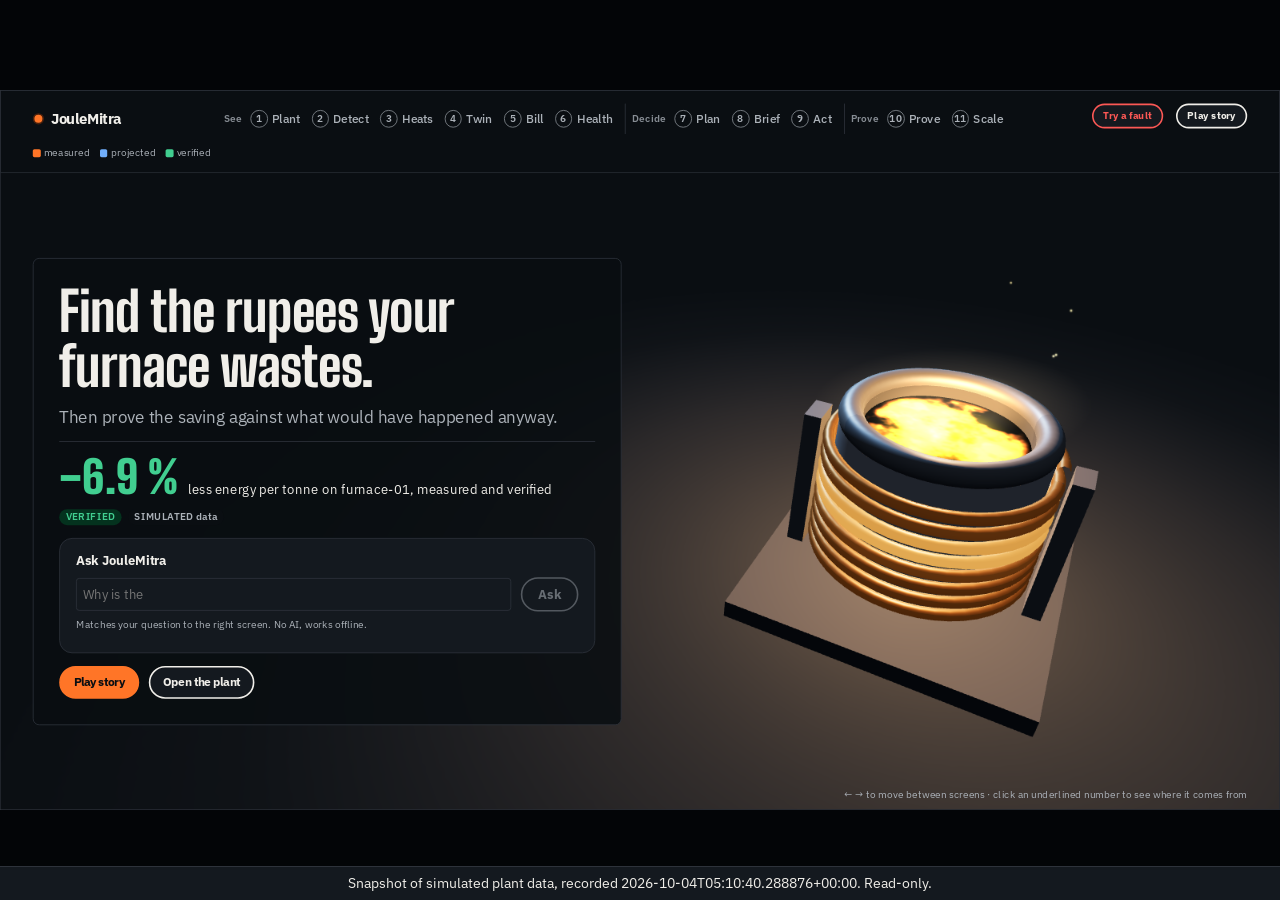
<file: site/index.html>
<!DOCTYPE html>
<html lang="en">
<head>
<meta charset="utf-8">
<meta name="viewport" content="width=device-width, initial-scale=1">
<title>JouleMitra Console</title>
<link rel="preconnect" href="https://fonts.googleapis.com">
<link rel="preconnect" href="https://fonts.gstatic.com" crossorigin>
<link href="https://fonts.googleapis.com/css2?family=Big+Shoulders+Display:wght@600..900&family=IBM+Plex+Sans:wght@400;500;600;700&family=IBM+Plex+Mono:wght@400;500&family=Noto+Sans+Tamil:wght@400;600&family=Noto+Sans+Devanagari:wght@400;600&display=block" rel="stylesheet">
<link rel="stylesheet" href="tokens.css">
<link rel="stylesheet" href="console.css">
<script src="vendor/plotly.min.js" defer></script>
<script src="vendor/three.min.js" defer></script>
<script src="vendor/OrbitControls.js" defer></script>
<script>window.JM_SNAPSHOT = 'snapshot.json';</script>
<script src="console.js" defer></script>
</head>
<body>
<div class="viewport">
<div class="stage" id="stage">
  <header class="topbar">
    <div class="brand"><a class="brand-home" href="#cover"><span class="brand-mark" aria-hidden="true"></span>JouleMitra</a><span class="flow-step" id="flow-step" aria-live="polite"></span></div>
    <div class="flow-wrap">
    <button type="button" class="flow-nav" id="flow-prev" aria-label="Earlier screens">‹</button>
    <nav class="flow" id="flow" aria-label="The JouleMitra loop">
      <span class="phase"><span class="phase-label">See</span><a class="nav-step" href="#plant" data-screen="plant"><b>1</b>Plant</a><a class="nav-step" href="#detect" data-screen="detect"><b>2</b>Detect</a><a class="nav-step" href="#heats" data-screen="heats"><b>3</b>Heats</a><a class="nav-step" href="#twin" data-screen="twin"><b>4</b>Twin</a><a class="nav-step" href="#bill" data-screen="bill"><b>5</b>Bill</a><a class="nav-step" href="#health" data-screen="health"><b>6</b>Health</a></span><span class="phase"><span class="phase-label">Decide</span><a class="nav-step" href="#optimise" data-screen="optimise"><b>7</b>Plan</a><a class="nav-step" href="#brief" data-screen="brief"><b>8</b>Brief</a><a class="nav-step" href="#act" data-screen="act"><b>9</b>Act</a></span><span class="phase"><span class="phase-label">Prove</span><a class="nav-step" href="#impact" data-screen="impact"><b>10</b>Prove</a><a class="nav-step" href="#payback" data-screen="payback"><b>11</b>Scale</a></span>
    </nav>
    <button type="button" class="flow-nav" id="flow-next" aria-label="Later screens">›</button>
    </div>
    <button type="button" class="btn sm fault-btn" id="fault-open">Try a fault</button>
    <button type="button" class="btn sm" id="tour-start">Play story</button>
    <p class="legend" aria-label="Colour key">
      <span class="k measured">measured</span><span class="k projected">projected</span><span class="k verified">verified</span>
    </p>
  </header>

  <main class="screens">
    <section class="screen" id="screen-cover" aria-label="JouleMitra">
      <canvas id="cover-bg" aria-hidden="true"></canvas>
      <div class="cover-inner">
        <div class="cover-copy">
          <h1 class="cover-h1">Find the rupees your furnace wastes.</h1>
          <p class="cover-sub">Then prove the saving against what would have happened anyway.</p>
          <div class="cover-proof" id="cover-proof" aria-live="polite"><span class="cover-big">—</span></div>
          <form id="ask">
            <label for="ask-q">Ask JouleMitra</label>
            <div class="ask-row">
              <input id="ask-q" name="q" type="text" autocomplete="off" maxlength="200" placeholder="Ask about waste, heats, health, savings…">
              <button type="submit" id="ask-go" disabled>Ask</button>
            </div>
            <p class="ask-out" id="ask-out" aria-live="polite"></p>
            <p class="note">Matches your question to the right screen. No AI, works offline.</p>
          </form>
          <div class="cover-ctas">
            <button type="button" class="btn cover-primary" id="cover-tour">Play story</button>
            <a class="btn cover-secondary" href="#plant">Open the plant</a>
          </div>
        </div>
      </div>
    </section>

    <section class="screen" id="screen-plant" aria-label="Plant overview">
      <div class="screen-head">
        <div><h1>Plant overview</h1><p class="sub">Every machine now: what it draws, what it made, and what needs a look.</p></div>
        <div class="chips" id="chips-plant"></div>
      </div>
      <div class="screen-body">
        <div class="kpi-row" id="plant-kpis"></div>
        <div class="attn"><h2>Needs attention</h2><ul class="attn-list" id="plant-attn"></ul></div>
        <div class="plant-wrap"><div class="view-toggle" role="group" aria-label="Plant view"><button type="button" data-view="wiring">Wiring</button><button type="button" data-view="3d">3D floor</button></div><div id="plant-tiles" tabindex="0" role="region" aria-label="Plant wiring diagram. Scroll sideways to see all of it."></div></div>
      </div>
    </section>

    <section class="screen" id="screen-detect" aria-label="Waste, caught early">
      <div class="screen-head">
        <div><h1>Waste, caught early</h1><p class="sub">Actual energy against what the machine should use for the work it did.</p></div>
        <div class="chips" id="chips-detect"></div>
      </div>
      <div class="screen-body">
        <div class="panel sheet"><h2 id="detect-title">Actual vs expected</h2><p class="lead" id="detect-sum"></p><div class="chart" id="detect-chart"></div></div>
        <div class="panel"><h2>Alerts</h2><div id="detect-alerts-list"></div><div class="air" id="detect-air"></div></div>
      </div>
    </section>

    <section class="screen" id="screen-heats" aria-label="Every heat, costed">
      <div class="screen-head">
        <div><h1>Every heat, costed</h1><p class="sub">Each melt in the last 24 hours: energy, output, energy per tonne and how hot it was taken.</p></div>
        <div class="chips" id="chips-heats"></div>
      </div>
      <div class="screen-body">
        <div class="heats-top"><div class="bench" id="heats-bench"></div><div class="heats-sum" id="heats-sum"></div></div>
        <div class="sheet heats-table-wrap"><table class="heats-table" id="heats-table"></table></div>
      </div>
    </section>

    <section class="screen" id="screen-twin" aria-label="Run a heat">
      <div class="screen-head">
        <div><h1>Run a heat</h1><p class="sub">Change the charge, the timing and how long it is held, then run it and see what it costs.</p></div>
        <div class="chips" id="chips-twin"></div>
      </div>
      <div class="screen-body">
        <div class="sheet twin-stage"><div class="twin-3d" id="twin-3d"></div><p class="twin-phase" id="twin-phase">drag to turn the furnace</p></div>
        <div class="twin-side"><div class="twin-controls" id="twin-controls"></div><div class="twin-out" id="twin-out"></div></div>
      </div>
    </section>

    <section class="screen" id="screen-bill" aria-label="The whole bill">
      <div class="screen-head">
        <div><h1>The whole bill</h1><p class="sub">Where the money goes, the parts of the bill nobody watches, and the carbon in every tonne.</p></div>
        <div class="chips" id="chips-bill"></div>
      </div>
      <div class="screen-body">
        <div class="sheet ribbon-wrap"><div class="ribbon-head"><h2 id="ribbon-title">The furnace's last 24 hours: where the rupees went</h2><p class="ribbon-key"><span class="k s-heating"></span>heating<span class="k s-melting"></span>melting<span class="k s-holding"></span>holding, no pour<span class="k s-idle"></span>idle</p></div><div class="ribbon" id="ribbon"></div><div class="ribbon-axis" id="ribbon-axis"></div><p class="ribbon-sum" id="ribbon-sum"></p></div>
        <div class="bill-grid">
          <div class="panel"><h2>Power factor and demand</h2><div id="bill-pf"></div></div>
          <div class="panel"><h2>Energy in scrapped castings</h2><div id="bill-reject"></div></div>
          <div class="panel"><h2>Carbon in every tonne</h2><div id="bill-carbon"></div></div>
        </div>
      </div>
    </section>

    <section class="screen" id="screen-health" aria-label="Machine health">
      <div class="screen-head">
        <div><h1>Machine health</h1><p class="sub">How far each machine drifts from its own normal, and where wear and waste meet.</p></div>
        <div class="chips" id="chips-health"></div>
      </div>
      <div class="screen-body">
        <div class="panel sheet"><h2>Health score, out of 100</h2><div id="health-list"></div></div>
        <div class="panel"><h2>Energy and health together</h2><div id="insights-list"></div></div>
      </div>
    </section>

    <section class="screen" id="screen-optimise" aria-label="A cheaper schedule">
      <div class="screen-head">
        <div><h1>Plan tomorrow</h1><p class="sub">Drag the heats yourself, or give the optimiser your limits and let it plan. Same output either way.</p></div>
        <div class="chips" id="chips-optimise"></div>
      </div>
      <div class="screen-body">
        <div class="panel sheet"><h2 id="opt-title">Current vs recommended</h2><div class="tariff-strip" id="opt-tariff"></div><div class="chart" id="opt-chart"></div><p class="note" id="opt-explain"></p></div>
      </div>
    </section>

    <section class="screen" id="screen-brief" aria-label="Morning brief">
      <div class="screen-head">
        <div><h1 id="brief-h1">Morning brief</h1><p class="sub" id="brief-sub">The three biggest money actions from yesterday, as the supervisor reads them on the phone.</p></div>
        <div class="chips" id="chips-brief"></div>
      </div>
      <div class="screen-body">
        <div class="brief-left">
          <div class="lang" role="group" aria-label="Language"><button type="button" data-lang="en">English</button><button type="button" data-lang="ta" lang="ta">தமிழ்</button><button type="button" data-lang="hi" lang="hi">हिन्दी</button></div>
          <div class="msg" id="brief-msg"></div>
          <p class="note" id="brief-preview"></p>
        </div>
        <div class="panel"><h2 id="brief-why-h"></h2><p class="note" id="brief-why-note"></p><div id="brief-why"></div></div>
      </div>
    </section>

    <section class="screen" id="screen-act" aria-label="From advice to action">
      <div class="screen-head">
        <div><h1>From advice to action</h1><p class="sub">One recommendation followed from suggestion to proof. A person approves every step.</p></div>
        <div class="chips" id="chips-act"></div>
      </div>
      <div class="screen-body">
        <div class="stepper" id="act-stepper"></div>
        <div id="act-cols">
          <div class="panel sheet rec-card"><h2>Recommendation</h2><div id="act-rec"></div></div>
          <div class="panel"><h2>Result of the change</h2><div id="act-list"></div></div>
        </div>
      </div>
    </section>

    <section class="screen" id="screen-impact" aria-label="Savings, proven">
      <div class="screen-head">
        <div><h1>Savings, proven</h1><p class="sub">Measured after the change and checked against what would have happened anyway.</p></div>
        <div class="chips" id="chips-impact"></div>
      </div>
      <div class="screen-body">
        <div class="impact-hero sheet" id="impact-hero"></div>
        <div class="impact-cards" id="impact-cards"></div>
        <div class="impact-lower">
          <div class="panel"><h2 id="impact-story-title">How we know it is real</h2><div id="guardrail"></div></div>
          <div class="panel"><h2 id="impact-chart-title">Energy in the measured period</h2><p class="note" id="impact-chart-note">Expected is what the furnace would have used without the change, for the same output. The whisker is the error band.</p><div class="chart" id="impact-chart"></div></div>
        </div>
      </div>
    </section>
    <section class="screen" id="screen-payback" aria-label="What it pays back">
      <div class="screen-head">
        <div><h1>What it pays back</h1><p class="sub">The verified saving, run through your own costs. Move the sliders.</p></div>
        <div class="chips" id="chips-payback"></div>
      </div>
      <div class="screen-body">
        <div class="panel" id="pb-inputs"></div>
        <div class="sheet" id="pb-out"></div>
      </div>
    </section>
  </main>
  <aside class="trail faults" id="faults" aria-label="Try a fault">
    <button class="trail-close" type="button" aria-label="Close" id="fault-close">×</button>
    <h2>Break something, watch it get caught</h2>
    <p class="note">Rewrites the last 4 hours of simulated data for one machine with a real simulator fault, then runs detection, health scoring and recommendations. Nothing touches a real machine.</p>
    <div class="fault-list">
      <button type="button" class="btn" data-fault="air_leak">Air leak on the compressor</button>
      <button type="button" class="btn" data-fault="furnace_holding">Leave the furnace holding, no pour</button>
      <button type="button" class="btn" data-fault="furnace_wear">Furnace wearing out (vibration, heat)</button>
      <button type="button" class="btn ghost" data-fault="restore">Restore normal operation</button>
    </div>
    <div id="fault-log" aria-live="polite"></div>
  </aside>
  <aside class="trail" id="trail" aria-label="Where this number comes from" aria-live="polite"></aside>
  <p class="keys" aria-hidden="true">← → to move between screens · click an underlined number to see where it comes from</p>
</div>
</div>
</body>
</html>
</file>
<file: site/tokens.css>
/* JouleMitra Console — design tokens (single source of truth).
 * One bold dark look. Colour encodes provenance: molten = measured
 * energy / waste, blueprint = projected plan, green = verified saving.
 * Nothing else is coloured. Flat surfaces only: no gradients, glows,
 * shadow stacks or glassmorphism. */
:root {
  --color-surround: oklch(11% 0.01 255);   /* letterbox around the stage */
  --color-paper: oklch(16% 0.012 255);      /* dark canvas */
  --color-sheet: oklch(21% 0.014 255);      /* hero + raised panels, flat */
  --color-ink: oklch(95% 0.008 90);         /* primary text */
  --color-ink-2: oklch(76% 0.012 255);      /* secondary */
  --color-ink-3: oklch(64% 0.012 255);      /* quiet labels */
  --color-rule: oklch(32% 0.015 255);       /* hairline borders */
  --color-accent: oklch(72% 0.19 45);       /* molten: measured energy, waste */
  --color-accent-soft: oklch(30% 0.07 45);
  --color-accent-ink: oklch(84% 0.12 55);   /* molten text on dark soft wash */
  --color-projected: oklch(74% 0.13 255);   /* blueprint: projected plans */
  --color-projected-soft: oklch(28% 0.06 255);
  --color-verified: oklch(76% 0.15 160);    /* verified savings only */
  --color-verified-soft: oklch(28% 0.06 160);
  --color-warn: oklch(68% 0.2 25);           /* critical */
  --color-warn-soft: oklch(28% 0.07 25);
  --color-melt-hot: oklch(90% 0.18 95);        /* molten cracks at their hottest */
  --color-cover-shade: oklch(16% 0.012 255 / 0.88); /* flat semi-opaque panel behind cover text */
  --bloom-accent: oklch(72% 0.19 45 / 0.14);
  --bloom-verified: oklch(76% 0.15 160 / 0.12);
  --bloom-projected: oklch(74% 0.13 255 / 0.12);

  --font-display: "Big Shoulders Display", "IBM Plex Sans", system-ui, sans-serif;
  --font-body: "IBM Plex Sans", "Noto Sans Tamil", "Noto Sans Devanagari", system-ui, sans-serif;
  --font-numerals: "Big Shoulders Display", "IBM Plex Sans", system-ui, sans-serif;
  --font-mono: "IBM Plex Mono", ui-monospace, Menlo, Consolas, monospace;
  --font-sans: "IBM Plex Sans", "Noto Sans Tamil", "Noto Sans Devanagari", system-ui, sans-serif;

  /* The stage is a fixed 1600x900 (16:9) canvas scaled to fit the window,
   * so the browser and the PPT slide show the same composition. */
  --stage-w: 1600px;
  --stage-h: 900px;
  --root-size: 16px;

  --text-hero: 7rem;
  --text-hero-s: 5rem;
  --text-kpi: 3rem;
  --text-kpi-s: 2.25rem;
  --text-title: 2.75rem;
  --text-lead: 1.3rem;
  --text-body: 1rem;
  --text-label: 0.8125rem;
  --text-micro: 0.8rem;   /* floor for anything on screen; never set smaller */

  --space-1: 0.25rem;
  --space-2: 0.5rem;
  --space-3: 0.75rem;
  --space-4: 1rem;
  --space-5: 1.25rem;
  --space-6: 1.5rem;
  --space-7: 1.75rem;
  --space-8: 2rem;
  --space-9: 2.25rem;
  --space-10: 2.5rem;
  --space-11: 2.75rem;
  --space-12: 3rem;

  --radius-sheet: 0.5rem;
  --radius-panel: 0.5rem;
  --radius-hero: 0.5rem;   /* hero tile; supporting tiles share it */
  --radius-pill: 999px;
  --border-thin: 1px;
  --ring-width: 2px;
  --opacity-pressed: 0.75;
  --rail-w: 0px;
  --title-tracking: -0.015em;

  --ease-out: cubic-bezier(0.2, 0.7, 0.2, 1);
  --anim-fade: fade 180ms var(--ease-out);
  /* Motion durations: screen fade 200ms, screen enter 260ms,
   * chart intro 280ms, hero count-up 600ms. */
  --dur-quick: 200ms;
  --dur-screen: 260ms;
  --dur-chart: 280ms;
  --dur-count: 600ms;
}
</file>
<file: site/console.css>
/* Bold dark control-room look: Big Shoulders Display for display + all big
 * numerals, IBM Plex Sans for body/labels, IBM Plex Mono for codes,
 * timestamps, chips, rule IDs and axis ticks. Flat surfaces only: no
 * gradients, glows, shadow stacks or glassmorphism. */
/* Hallmark · genre: atmospheric · macrostructure: Marquee Hero (cover only) · theme: existing JouleMitra tokens · enrichment: Tier-D three.js molten shader (built) · nav: existing · footer: none */
* { box-sizing: border-box; }
html, body { margin: 0; height: 100%; overflow-x: clip; }
html { font-size: var(--root-size); }
body {
  background: var(--color-surround);
  color: var(--color-ink);
  font-family: var(--font-body);
  font-size: var(--text-body);
  line-height: 1.45;
  overflow: hidden;
}
h1, h2, h3 { font-style: normal; }
a { color: inherit; }
a:focus-visible { outline: var(--ring-width) solid var(--color-projected); outline-offset: 2px; }
/* Numerals: Big Shoulders Display is for standalone numbers >= 1.5rem and
 * titles only. Inline numbers inside sentences and table cells use IBM Plex
 * Sans 600 with tabular-nums. */
.num, .heats-table td, .pb-scale td, .verify-table td {
  font-family: var(--font-sans);
  font-weight: 600;
  font-variant-numeric: tabular-nums;
}
.kpi, .tile-kw, .health-score, .alert-dev, .hero-num, .hero-kv .num,
.c-hero .c-num, .opt-hero .hero-delta, .pb-months, .tw-kpis .num, .d-kw,
.ribbon-sum .num, .pb-fixed .num {
  font-family: var(--font-numerals);
  font-weight: 800;
  font-variant-numeric: tabular-nums;
}
/* Standalone KPI figures keep Big Shoulders even though they wrap the
 * inline .num span. */
.kpi .num {
  font-family: var(--font-numerals);
  font-weight: 800;
}
h1, .screen-head h1, .hero-title, .hero-num, .pb-months {
  font-family: var(--font-display);
  font-weight: 800;
}
@keyframes fade { from { opacity: 0; } to { opacity: 1; } }

/* ---- 16:9 stage, scaled to fit (console.js sets --scale) ---- */
.viewport { position: fixed; inset: 0; }
.stage {
  width: var(--stage-w); height: var(--stage-h);
  position: absolute; left: 50%; top: 50%;
  transform: translate(-50%, -50%) scale(var(--scale, 1)); transform-origin: center;
  background: var(--color-paper);
  display: grid; grid-template-rows: auto minmax(0, 1fr);
  border: var(--border-thin) solid var(--color-rule);
  overflow: clip;
}

/* ---- top bar: brand, the loop in three phases, fault button, colour key ---- */
.topbar {
  display: grid; grid-template-columns: auto minmax(0, 1fr) auto auto; align-items: center; gap: var(--space-4);
  padding: var(--space-4) var(--space-10);
  border-bottom: var(--border-thin) solid var(--color-rule);
  white-space: nowrap;
}
.brand { font-weight: 800; font-size: 1.15rem; letter-spacing: -0.01em; display: flex; align-items: center; gap: var(--space-2); }
.brand-mark { width: 0.9rem; height: 0.9rem; border-radius: 50%; background: var(--color-accent); border: 2px solid var(--color-accent-soft); }
.flow { display: flex; gap: 0; align-items: center; flex-wrap: nowrap; min-width: 0; }
.phase { display: flex; align-items: center; flex-wrap: nowrap; }
.phase + .phase { border-left: var(--border-thin) solid var(--color-rule); padding-left: var(--space-2); margin-left: var(--space-2); }
.phase-label { font-size: var(--text-micro); font-weight: 600; color: var(--color-ink-3); margin-right: var(--space-1); }
.nav-step {
  display: flex; align-items: center; gap: var(--space-2);
  padding: var(--space-2) var(--space-2);
  border-radius: var(--radius-pill);
  text-decoration: none; color: var(--color-ink-2); font-weight: 500;
}
.nav-step b {
  display: grid; place-items: center; width: 1.5rem; height: 1.5rem; border-radius: 50%;
  border: var(--border-thin) solid var(--color-ink-3); font-size: var(--text-label); font-weight: 600;
}
.nav-step:hover { color: var(--color-ink); background: var(--color-sheet); }
.nav-step:active { opacity: var(--opacity-pressed); }
.nav-step.active { color: var(--color-ink); font-weight: 700; }
.nav-step.active b { background: var(--color-ink); border-color: var(--color-ink); color: var(--color-paper); }
.legend { margin: 0; display: flex; flex-direction: row; gap: var(--space-3); align-items: center; font-size: var(--text-label); color: var(--color-ink-2); white-space: nowrap; line-height: 1.3; }
.legend .k::before { content: ""; display: inline-block; width: 0.6rem; height: 0.6rem; border-radius: 2px; margin-right: var(--space-1); vertical-align: -1px; }
.legend .measured::before { background: var(--color-accent); }
.legend .projected::before { background: var(--color-projected); }
.legend .verified::before { background: var(--color-verified); }
.keys { position: absolute; right: var(--space-10); bottom: var(--space-2); margin: 0; font-size: var(--text-label); color: var(--color-ink-2); }

/* ---- screens ---- */
.screens { min-height: 0; position: relative; overflow: hidden; }
.screen { display: none; height: 100%; padding: var(--space-6) var(--space-10) var(--space-7); }
.screen.active { display: flex; flex-direction: column; animation: var(--anim-fade); }
/* Outgoing screen during a transition: overlays in place and fades out
 * (opacity only); the incoming screen owns the layout. */
.screen.leaving { display: flex; flex-direction: column; position: absolute; inset: 0; pointer-events: none; }
.screen-head { display: flex; align-items: flex-end; justify-content: space-between; gap: var(--space-6); }
.screen-head h1 {
  margin: 0; font-size: var(--text-title); font-weight: 800; line-height: 1.05;
  letter-spacing: var(--title-tracking);
}
.screen-head .sub { margin: var(--space-1) 0 0 0; color: var(--color-ink-2); font-size: 1.05rem; max-width: 46rem; }
.chips { display: flex; gap: var(--space-2); flex-wrap: wrap; justify-content: flex-end; }
.chip { font-family: var(--font-mono); font-size: var(--text-label); color: var(--color-ink-2); padding: 0 var(--space-2); border-left: var(--border-thin) solid var(--color-rule); white-space: nowrap; }
.screen-body { flex: 1; min-height: 0; margin-top: var(--space-5); display: grid; gap: var(--space-5); }

/* regions: hairline-framed; one white sheet per screen carries the key element */
.panel { min-width: 0; min-height: 0; display: flex; flex-direction: column; overflow: hidden; padding: var(--space-4) 0 0 0; border-top: 2px solid var(--color-ink); }
.sheet { background: var(--color-sheet); border: var(--border-thin) solid var(--color-rule); border-radius: var(--radius-sheet); padding: var(--space-5) var(--space-6); border-top-width: var(--border-thin); }
.panel h2 { margin: 0 0 var(--space-3) 0; font-size: 1.05rem; font-weight: 700; }
.panel h3 { font-size: 1rem; font-weight: 700; }
.note { color: var(--color-ink-2); font-size: var(--text-label); margin: 0 0 var(--space-2) 0; }
.lead { font-size: var(--text-lead); margin: 0 0 var(--space-3) 0; line-height: 1.35; }
.na { color: var(--color-ink-3); font-size: var(--text-label); font-style: normal; }
.num.hot { color: var(--color-accent); }

.badge {
  display: inline-block; font-size: var(--text-micro); font-weight: 600; line-height: 1.6;
  padding: 0 var(--space-2); border-radius: var(--radius-pill);
  background: var(--color-paper); color: var(--color-ink-2); white-space: nowrap;
}
.badge.accent { background: var(--color-accent-soft); color: var(--color-accent-ink); }
.badge.projected { background: var(--color-projected-soft); color: var(--color-projected); }
.badge.verified { background: var(--color-verified-soft); color: var(--color-verified); }
.badge.warn { background: var(--color-warn-soft); color: var(--color-warn); }

.kpi-row { display: grid; gap: var(--space-5); }
.kpi-card { min-width: 0; padding: var(--space-3) 0 0 0; border-top: var(--border-thin) solid var(--color-ink-3); }
.kpi { font-size: var(--text-kpi); font-weight: 800; line-height: 1.05; }
.kpi .unit { font-size: 0.42em; font-weight: 500; color: var(--color-ink-2); margin-left: var(--space-1); }
.kpi-label { color: var(--color-ink-2); font-size: var(--text-label); margin-top: var(--space-1); }

.chart { flex: 1; min-height: 0; width: 100%; display: flex; flex-direction: column; }
.chart > div { flex: 1; min-height: 0; }
.js-plotly-plot, .js-plotly-plot .plot-container, .js-plotly-plot .svg-container { height: 100% !important; }

/* ---- 1 plant ---- */
#screen-plant .screen-body { grid-template-rows: auto auto minmax(0, 1fr); }
#plant-kpis { grid-template-columns: repeat(4, minmax(0, 1fr)); }
.attn { display: flex; align-items: baseline; gap: var(--space-6); padding: var(--space-3) var(--space-5); background: var(--color-sheet); border: var(--border-thin) solid var(--color-rule); border-radius: var(--radius-sheet); }
.attn h2 { margin: 0; font-size: 1rem; font-weight: 700; white-space: nowrap; }
.attn-list { list-style: none; margin: 0; padding: 0; display: flex; flex-wrap: wrap; gap: var(--space-2) var(--space-6); }
.attn-list li { position: relative; padding-left: var(--space-4); }
.attn-list li::before { content: ""; position: absolute; left: 0; top: 0.5em; width: 0.5rem; height: 0.5rem; border-radius: 50%; background: var(--color-ink-3); }
.attn-list li.warn::before { background: var(--color-accent); }
.attn-list li.ok::before { background: var(--color-verified); }
.attn-list a { text-decoration: none; }
.attn-list a:hover { text-decoration: underline; }
#plant-tiles { min-height: 0; background: var(--color-sheet); border: var(--border-thin) solid var(--color-rule); border-radius: var(--radius-sheet); padding: var(--space-3) var(--space-4); }
#plant-tiles:focus-visible { outline: var(--ring-width) solid var(--color-projected); outline-offset: 2px; }
.diagram { width: 100%; height: 100%; display: block; font-family: var(--font-body); }
.diagram text { fill: var(--color-ink); }
.d-cap { font-size: 15px; font-weight: 700; }
.d-note { font-size: 13px; fill: var(--color-ink-2) !important; }
.d-name { font-size: 17px; font-weight: 700; }
.d-val { font-size: 20px; font-weight: 700; font-variant-numeric: tabular-nums; }
.d-val.hot { fill: var(--color-accent) !important; }
.d-kw { font-size: 22px; font-weight: 800; font-variant-numeric: tabular-nums; }
.d-bus { stroke: var(--color-ink); stroke-width: 5; }
.d-feed { stroke: var(--color-ink); stroke-linecap: round; }
.d-feed.hot { stroke: var(--color-accent); }
.d-flow { stroke: var(--color-sheet); stroke-dasharray: 3 14; animation: flow linear infinite; }
@keyframes flow { to { stroke-dashoffset: -34; } }
.d-meter { fill: var(--color-sheet); stroke: var(--color-ink); stroke-width: 1.5; }
.d-meter-t { font-size: 13px; font-weight: 700; }
.d-sig { stroke: var(--color-projected); stroke-width: 1.5; stroke-dasharray: 5 4; fill: none; }
.d-eth { stroke: var(--color-projected); stroke-width: 2; }
.d-box { fill: var(--color-paper); stroke: var(--color-rule); stroke-width: 1.5; }
.d-box.hot { stroke: var(--color-accent); stroke-width: 2.5; }
.d-node { fill: var(--color-sheet); stroke: var(--color-projected); stroke-width: 1.5; }
.d-node.up { stroke: var(--color-verified); stroke-width: 2; }
html.static .d-flow { animation: none; }
@media (prefers-reduced-motion: reduce) { .d-flow { animation: none; } }
.tile { min-width: 0; min-height: 0; display: flex; flex-direction: column; border-top: 2px solid var(--color-ink); padding-top: var(--space-3); }
.tile-top { display: flex; justify-content: space-between; align-items: baseline; gap: var(--space-2); }
.tile-name { font-weight: 700; font-size: 1.1rem; }
.tile-type { color: var(--color-ink-3); font-size: var(--text-label); }
.tile-kw { font-size: 3rem; font-weight: 800; line-height: 1; margin-top: var(--space-2); }
.tile-kw span { font-size: 1rem !important; font-weight: 500; color: var(--color-ink-2); }
.tile-stats { display: grid; grid-template-columns: repeat(4, minmax(0, 1fr)); gap: var(--space-2); margin: var(--space-3) 0 var(--space-2) 0; }
.tile-stats dt { color: var(--color-ink-3); font-size: var(--text-micro); }
.tile-stats dd { margin: 0; font-weight: 600; font-variant-numeric: tabular-nums; }
.tile-foot { display: flex; gap: var(--space-1); flex-wrap: wrap; margin-top: var(--space-2); }

/* ---- 2 detect ---- */
#screen-detect .screen-body { grid-template-columns: minmax(0, 2.2fr) minmax(0, 0.8fr); }
#detect-alerts-list { display: flex; flex-direction: column; gap: var(--space-4); overflow: auto; }
.alert-card { padding: var(--space-3) 0; border-bottom: var(--border-thin) solid var(--color-rule); }
.alert-card .row { display: flex; gap: var(--space-2); align-items: center; flex-wrap: wrap; }
.alert-card strong { font-size: 1.05rem; }
.alert-dev { font-size: 2rem; font-weight: 800; line-height: 1.1; color: var(--color-accent); margin-top: var(--space-1); }
.alert-card p { margin: var(--space-1) 0 0 0; font-size: var(--text-label); color: var(--color-ink-2); display: -webkit-box; -webkit-line-clamp: 2; -webkit-box-orient: vertical; overflow: hidden; }
.alert-machine { margin-left: auto; font-weight: 600; font-size: var(--text-label); }
.rule-code { font-family: var(--font-mono); font-size: var(--text-micro); color: var(--color-ink-3); }

/* ---- 3 health ---- */
#screen-health .screen-body { grid-template-columns: minmax(0, 1fr) minmax(0, 1fr); }
#health-list, #insights-list { flex: 1; min-height: 0; overflow: auto; display: flex; flex-direction: column; justify-content: space-around; }
.health-row { display: flex; align-items: center; gap: var(--space-5); padding-top: var(--space-2); }
.health-row strong { font-size: 1.1rem; }
.health-bar { flex: 1; height: 0.6rem; background: var(--color-paper); border-radius: var(--radius-pill); overflow: hidden; }
.health-bar > span { display: block; height: 100%; background: var(--color-ink); }
.health-score { font-size: var(--text-kpi); font-weight: 800; min-width: 6.5rem; text-align: right; }
#health-list .note { padding-bottom: var(--space-3); border-bottom: var(--border-thin) solid var(--color-rule); }
.insight { padding: var(--space-3) 0; border-bottom: var(--border-thin) solid var(--color-rule); }
.insight p { margin: var(--space-1) 0 0 0; color: var(--color-ink-2); font-size: 0.9rem; }

/* ---- 7 plan (drag planner): the board is the key element and fills the frame ---- */
#screen-optimise .screen-body { grid-template-rows: minmax(0, 1fr); }
#opt-deltas { grid-template-columns: repeat(2, minmax(0, 1fr)); }
.opt-hero { display: flex; align-items: baseline; gap: var(--space-4); flex-wrap: wrap; margin-bottom: var(--space-2); }
.opt-hero .hero-delta { font-family: var(--font-numerals); font-size: 2.75rem; font-weight: 800; color: var(--color-projected); line-height: 1; }
.opt-year { color: var(--color-ink-2); }
.tariff-strip { display: flex; gap: var(--space-2); flex-wrap: wrap; margin-bottom: var(--space-2); }
.tariff-strip .chip { border: var(--border-thin) solid var(--color-rule); border-radius: var(--radius-pill); padding: 0 var(--space-3); }
#opt-explain { font-size: var(--text-body); color: var(--color-ink); margin: 0; }

/* ---- 5 act ---- */
#screen-act .screen-body { grid-template-rows: auto minmax(0, 1fr); }
.stepper { display: grid; grid-template-columns: repeat(5, minmax(0, 1fr)); }
.step { position: relative; padding-top: var(--space-5); font-weight: 600; color: var(--color-ink-3); font-size: 0.95rem; }
.step::before { content: ""; position: absolute; top: 0.35rem; left: 0; right: 0; height: 2px; background: var(--color-rule); }
.step::after { content: ""; position: absolute; top: 0; left: 0; width: 0.75rem; height: 0.75rem; border-radius: 50%; background: var(--color-paper); border: 2px solid var(--color-rule); }
.step.done { color: var(--color-ink); }
.step.done::before { background: var(--color-ink); }
.step.done::after { background: var(--color-ink); border-color: var(--color-ink); }
.step:last-child.done::after { background: var(--color-verified); border-color: var(--color-verified); }
.step-ts { display: block; font-weight: 400; font-size: var(--text-label); color: var(--color-ink-2); font-variant-numeric: tabular-nums; font-family: var(--font-mono); }
#act-cols { display: grid; grid-template-columns: minmax(0, 1.35fr) minmax(0, 1fr); gap: var(--space-6); min-height: 0; }
#act-cols .panel { overflow: auto; }
.rec-card h3 { font-size: 1.4rem; line-height: 1.2; }
.rec-card p { margin: var(--space-2) 0; color: var(--color-ink-2); }
.rec-card p strong { color: var(--color-ink); }
.pend-list { list-style: none; margin: 0; padding: 0; }
.pend-list li { padding: var(--space-2) 0; border-bottom: var(--border-thin) solid var(--color-rule); }
.audit-list { list-style: none; margin: var(--space-2) 0 0 0; padding: 0; }
.audit-list li { padding: var(--space-2) 0; border-bottom: var(--border-thin) solid var(--color-rule); font-size: 0.9rem; color: var(--color-ink-2); }
.audit-list li strong { color: var(--color-ink); }

/* ---- 6 prove ---- */
#screen-impact .screen-body { grid-template-rows: auto auto minmax(0, 1fr); gap: var(--space-4); }
.impact-hero { display: flex; align-items: center; justify-content: space-between; gap: var(--space-10); padding: var(--space-5) var(--space-8); }
.hero-left { display: flex; flex-direction: column; gap: var(--space-2); min-width: 0; }
.hero-num { font-size: var(--text-hero); font-weight: 900; line-height: 0.9; letter-spacing: -0.03em; color: var(--color-verified); }
.hero-unit { font-size: 0.45em; margin-left: var(--space-2); font-weight: 700; }
.hero-claim { margin: 0; font-size: var(--text-lead); max-width: 34rem; }
.hero-title { font-size: var(--text-hero-s); font-weight: 900; line-height: 1; }
.hero-right { display: flex; flex-direction: column; gap: var(--space-4); padding-left: var(--space-8); border-left: var(--border-thin) solid var(--color-rule); }
.hero-kv { display: flex; flex-direction: column; }
.hero-kv .num { font-size: 2.5rem; font-weight: 800; line-height: 1.05; }
.hero-kv span:last-child { color: var(--color-ink-2); }
.stamp { align-self: flex-start; font-size: var(--text-label); font-weight: 800; letter-spacing: 0.02em; padding: var(--space-1) var(--space-3); border-radius: var(--radius-pill); background: var(--color-verified); color: var(--color-paper); }
.stamp.warn { background: var(--color-warn); }
.impact-cards { display: grid; grid-template-columns: repeat(4, minmax(0, 1fr)); gap: var(--space-6); }
#screen-impact .kpi { font-size: var(--text-kpi-s); }
.impact-lower { display: grid; grid-template-columns: minmax(0, 1fr) minmax(0, 1.1fr); gap: var(--space-8); min-height: 0; }
.steps { list-style: none; counter-reset: step; margin: 0; padding: 0; display: flex; flex-direction: column; gap: var(--space-3); }
.steps li { counter-increment: step; display: grid; grid-template-columns: 2rem 1fr; column-gap: var(--space-3); }
.steps li::before { content: counter(step); grid-row: span 2; width: 1.75rem; height: 1.75rem; border-radius: 50%; background: var(--color-ink); color: var(--color-paper); font-weight: 700; font-size: var(--text-label); display: grid; place-items: center; }
.steps strong { font-size: 1rem; }
.steps span { color: var(--color-ink-2); font-size: 0.9rem; }
.steps .ok { color: var(--color-verified); }
.guard-line { margin: auto 0 0 0; padding-top: var(--space-3); border-top: var(--border-thin) solid var(--color-rule); color: var(--color-ink-2); font-size: 0.9rem; }
/* Prove's lower panels scroll instead of clipping step 3 off the stage. */
#screen-impact .impact-lower .panel { min-height: 0; overflow: auto; }
#screen-impact .steps { gap: var(--space-2); }
/* Act's recommendation / result panels scroll the same way. */
#screen-act #act-cols .panel { min-height: 0; }
.verify-table { width: 100%; border-collapse: collapse; }
.verify-table td { padding: var(--space-2) 0; border-bottom: var(--border-thin) solid var(--color-rule); }
.verify-table td.num { text-align: right; }
.verify-list { padding-left: var(--space-5); }
#screen-impact.refusal .impact-hero .hero-claim { font-size: 1.6rem; }

/* ---- 3 heats ---- */
#screen-heats .screen-body { grid-template-rows: auto minmax(0, 1fr); }
.heats-top { display: grid; grid-template-columns: minmax(0, 1fr) minmax(0, 1.25fr); gap: var(--space-8); align-items: start; }
.bench h2 { margin: 0 0 var(--space-3) 0; font-size: 1.05rem; font-weight: 700; }
.bench-scale { position: relative; height: 2.25rem; background: var(--color-paper); border-top: var(--border-thin) solid var(--color-rule); border-bottom: var(--border-thin) solid var(--color-rule); }
.band { position: absolute; top: 0; bottom: 0; font-size: var(--text-micro); font-weight: 600; padding: 0.15rem var(--space-1); overflow: hidden; white-space: nowrap; }
.band.best { background: var(--color-verified-soft); color: var(--color-verified); }
.band.typ { background: var(--color-accent-soft); color: var(--color-accent-ink); }
.bench-scale .dot { position: absolute; bottom: 0.3rem; width: 0.6rem; height: 0.6rem; margin-left: -0.3rem; border-radius: 50%; background: var(--color-ink); opacity: 0.7; }
.bench-scale .med { position: absolute; top: -1.35rem; transform: translateX(-50%); font-size: var(--text-micro); white-space: nowrap; border-bottom: 2px solid var(--color-ink); }
.bench-axis { position: relative; height: 1.4rem; font-family: var(--font-mono); font-size: var(--text-micro); color: var(--color-ink-3); }
.bench-axis span { position: absolute; transform: translateX(-50%); top: 0.2rem; }
.bench-axis .u { right: 0; left: auto !important; transform: none; top: 1.1rem; }
.heats-sum { display: grid; grid-template-columns: repeat(4, minmax(0, 1fr)); gap: var(--space-4); }
.heats-sum .kpi { font-size: 1.6rem; }
.hot-num { color: var(--color-accent); }
.heats-table-wrap { flex: 1; min-height: 0; overflow: auto; padding: var(--space-2) var(--space-5); }
.heats-table { width: 100%; border-collapse: collapse; font-variant-numeric: tabular-nums; }
.heats-table th { text-align: left; font-size: var(--text-label); color: var(--color-ink-2); font-weight: 600; padding: var(--space-2); border-bottom: 2px solid var(--color-ink); position: sticky; top: 0; background: var(--color-sheet); }
.heats-table td { padding: var(--space-2); border-bottom: var(--border-thin) solid var(--color-rule); }
.heats-table .r { text-align: right; }
.heats-table .strong { font-weight: 800; }
.heats-table .hot { color: var(--color-accent); font-weight: 700; }
.heats-table tr.worst td { background: var(--color-accent-soft); }

/* ---- 4 bill ---- */
#screen-bill .screen-body { grid-template-rows: auto minmax(0, 1fr); }
.bill-grid { display: grid; grid-template-columns: repeat(3, minmax(0, 1fr)); gap: var(--space-8); min-height: 0; }
.bill-grid .panel { overflow: auto; }
.bill-grid .kpi .unit { display: block; margin: var(--space-1) 0 0 0; font-size: 0.85rem; }
.bill-grid p { margin: var(--space-3) 0 0 0; font-size: 0.93rem; }
.bill-list { margin: var(--space-3) 0 0 0; padding-left: var(--space-5); font-size: 0.93rem; }
.btn { margin-top: var(--space-4); align-self: flex-start; font: inherit; font-weight: 700; font-size: 0.9rem; padding: var(--space-2) var(--space-4); border-radius: var(--radius-pill); border: 2px solid var(--color-ink); background: var(--color-sheet); color: var(--color-ink); cursor: pointer; }
.btn:hover { background: var(--color-ink); color: var(--color-paper); }
.btn:active { opacity: var(--opacity-pressed); }
.btn:focus-visible { outline: var(--ring-width) solid var(--color-projected); outline-offset: 2px; }
.air { margin-top: var(--space-4); padding-top: var(--space-3); border-top: var(--border-thin) solid var(--color-rule); }
.air h3 { margin: 0; font-size: 1rem; }
.air p { margin: var(--space-1) 0 0 0; font-size: 0.93rem; color: var(--color-ink-2); }
.pb-esco { padding: var(--space-3) var(--space-4); background: var(--color-projected-soft); border-radius: var(--radius-sheet); font-size: 1rem !important; }

/* ---- 4 twin ---- */
#screen-twin .screen-body { grid-template-columns: minmax(0, 1.15fr) minmax(0, 1fr); gap: var(--space-8); }
.twin-stage { position: relative; padding: 0; overflow: hidden; background: var(--color-sheet); }
.twin-3d { position: absolute; inset: 0; cursor: grab; }
.twin-3d:active { cursor: grabbing; }
.twin-phase { position: absolute; left: var(--space-5); bottom: var(--space-4); margin: 0; font-weight: 700; font-variant-numeric: tabular-nums; background: var(--color-sheet); padding: var(--space-1) var(--space-3); border-radius: var(--radius-pill); border: var(--border-thin) solid var(--color-rule); }
.twin-side { display: flex; flex-direction: column; gap: var(--space-4); min-height: 0; overflow: auto; }
.twin-controls { display: grid; grid-template-columns: repeat(2, minmax(0, 1fr)); gap: var(--space-3) var(--space-6); align-items: end; }
.tw-toggle { display: flex; align-items: center; gap: var(--space-2); font-weight: 600; }
.tw-toggle input { width: 1.1rem; height: 1.1rem; accent-color: var(--color-ink); }
#tw-run { margin: 0; justify-self: start; background: var(--color-ink); color: var(--color-paper); }
#tw-run:hover { background: var(--color-accent); border-color: var(--color-accent); }
.tw-kpis { display: grid; grid-template-columns: repeat(4, minmax(0, 1fr)); gap: var(--space-3); border-top: 2px solid var(--color-ink); padding-top: var(--space-3); }
.tw-kpis div { display: flex; flex-direction: column; }
.tw-kpis .num { font-size: 1.6rem; font-weight: 800; }
.tw-kpis .tw-big { font-size: 2.6rem; color: var(--color-accent); line-height: 1; }
.tw-kpis .unit { font-size: var(--text-label); color: var(--color-ink-2); }
.tw-bar { display: flex; height: 1rem; border-radius: 3px; overflow: hidden; margin-top: var(--space-2); }
.tw-bar .seg { border: 0; }
.s-over { background: var(--color-warn); }
.tw-legend { margin: var(--space-1) 0 0 0; font-size: var(--text-micro); color: var(--color-ink-2); }
.tw-compare { margin: var(--space-2) 0 0 0; }

/* ---- 7 plan (drag planner) ---- */
#opt-chart { flex: 1; min-height: 0; display: flex; flex-direction: column; gap: var(--space-3); }
.pl-top { display: flex; justify-content: space-between; align-items: center; gap: var(--space-4); flex-wrap: wrap; }
.pl-live { display: flex; gap: var(--space-6); font-size: 0.95rem; color: var(--color-ink-2); }
.pl-live b { color: var(--color-ink); font-size: 1.3rem; margin-right: var(--space-1); }
.pl-live .good b { color: var(--color-verified); }
.pl-live .bad b { color: var(--color-warn); }
.pl-ctl { display: flex; gap: var(--space-4); align-items: center; font-size: 0.9rem; flex-wrap: wrap; }
.pl-ctl label { display: flex; align-items: center; gap: var(--space-2); font-weight: 600; }
.pl-ctl input[type=number] { width: 3.5rem; font: inherit; padding: 0.15rem var(--space-2); border: var(--border-thin) solid var(--color-ink-3); border-radius: 4px; background: var(--color-paper); color: var(--color-ink); }
.pl-ctl input[type=range] { width: 8rem; accent-color: var(--color-projected); }
.pl-ctl output { min-width: 3.5rem; font-variant-numeric: tabular-nums; }
.btn.ghost { border-color: var(--color-rule); }
.pl-board { position: relative; flex: 1; min-height: 16rem; display: flex; flex-direction: column; justify-content: center; gap: var(--space-5); padding: var(--space-6) 0 var(--space-6) 8rem; }
.pl-bands { position: absolute; left: 8rem; right: 0; top: 0; bottom: 1.5rem; }
.pl-bands span { position: absolute; top: 0; bottom: 0; background: var(--color-accent-soft); border-left: 1px dashed var(--color-rule); }
.pl-bands b { position: absolute; top: 0.2rem; left: 0.4rem; font-size: var(--text-micro); color: var(--color-accent-ink); }
.pl-lane { position: relative; display: flex; align-items: center; }
.pl-name { position: absolute; left: -8rem; width: 7.5rem; font-weight: 700; font-size: 1.1rem; }
.pl-track { position: relative; flex: 1; height: 3rem; }
.pl-block { position: absolute; top: 0; bottom: 0; display: flex; border-radius: 3px; overflow: hidden; border: var(--border-thin) solid var(--color-rule); }
.pl-block i { display: block; }
.pl-block.drag { cursor: grab; touch-action: none; }
.pl-block.drag:hover { border-color: var(--color-projected); }
.pl-block.held { cursor: grabbing; border-color: var(--color-projected); z-index: 2; }
.pl-block.drag:focus-visible { outline: var(--ring-width) solid var(--color-projected); outline-offset: 2px; }
.pl-axis { position: absolute; left: 8rem; right: 0; bottom: 0; height: 1.25rem; font-family: var(--font-mono); font-size: var(--text-micro); color: var(--color-ink-3); }
.pl-axis span { position: absolute; transform: translateX(-50%); }

/* ---- 8 brief ---- */
#screen-brief .screen-body { grid-template-columns: minmax(0, 1.2fr) minmax(0, 1fr); gap: var(--space-10); }
.brief-left { display: flex; flex-direction: column; gap: var(--space-4); min-height: 0; }
.lang { display: flex; gap: var(--space-2); }
.lang button { font: inherit; font-weight: 600; padding: var(--space-1) var(--space-4); border-radius: var(--radius-pill); border: var(--border-thin) solid var(--color-ink-3); background: var(--color-sheet); color: var(--color-ink); cursor: pointer; }
.lang button[aria-pressed="true"] { background: var(--color-ink); color: var(--color-paper); border-color: var(--color-ink); }
.lang button:focus-visible { outline: var(--ring-width) solid var(--color-projected); outline-offset: 2px; }
.msg { flex: 1; min-height: 0; background: var(--color-sheet); border: var(--border-thin) solid var(--color-rule); border-radius: 1.1rem 1.1rem 1.1rem 0.25rem; padding: var(--space-5) var(--space-6); font-size: 1.05rem; line-height: 1.55; overflow: auto; }
.msg p { margin: 0 0 var(--space-3) 0; }
.msg ol { margin: 0 0 var(--space-3) 0; padding-left: var(--space-6); }
.msg li { margin-bottom: var(--space-2); }
.msg-meta { font-family: var(--font-mono); font-size: var(--text-label); color: var(--color-ink-3); }
.msg-reply { color: var(--color-ink-2); font-size: 0.95rem; }
.rank { list-style: none; margin: 0; padding: 0; overflow: auto; }
.rank li { display: grid; grid-template-columns: 6.5rem 1fr auto; align-items: center; gap: var(--space-3); padding: var(--space-3) 0; border-bottom: var(--border-thin) solid var(--color-rule); color: var(--color-ink-3); }
.rank li.top { color: var(--color-ink); }
.rank-inr { font-size: 1.35rem; font-weight: 800; }
.rank li.top .rank-inr { color: var(--color-accent); }
.rank-what a { font-size: var(--text-label); color: var(--color-ink-2); }
.btn.sm { margin: 0; padding: var(--space-1) var(--space-3); font-size: var(--text-label); }
.btn:disabled { opacity: 0.5; cursor: default; }

/* ---- rupee ribbon (on Bill): the ribbon is the key element, taller ---- */
.ribbon-wrap { padding: var(--space-4) var(--space-6); }
.ribbon-head { display: flex; justify-content: space-between; align-items: baseline; gap: var(--space-2) var(--space-4); flex-wrap: wrap; margin-bottom: var(--space-3); }
.ribbon-wrap h2 { margin: 0; font-size: 1.05rem; font-weight: 700; }
.ribbon-key { margin: 0; font-size: var(--text-label); color: var(--color-ink-2); display: flex; align-items: center; flex-wrap: wrap; gap: var(--space-1); }
.ribbon-key .k { width: 0.8rem; height: 0.8rem; border-radius: 2px; margin-left: var(--space-3); }
.ribbon { display: flex; height: 5rem; border-radius: 4px; overflow: hidden; }
.seg { flex-basis: 0; min-width: 1px; display: grid; place-items: center; font-size: var(--text-micro); font-weight: 700; color: var(--color-paper); border-right: 1px solid var(--color-paper); overflow: hidden; }
.seg span { white-space: nowrap; font-variant-numeric: tabular-nums; }
.s-heating { background: var(--color-ink); }
.s-melting { background: var(--color-ink-2); }
.s-holding { background: var(--color-accent); }
.s-idle { background: var(--color-paper); color: var(--color-ink-2); }
.ribbon-axis { position: relative; height: 1.25rem; font-family: var(--font-mono); font-size: var(--text-micro); color: var(--color-ink-3); }
.ribbon-axis span { position: absolute; transform: translateX(-50%); white-space: nowrap; }
.ribbon-axis span:first-child { transform: none; }
.ribbon-axis span:last-child { transform: translateX(-100%); }
.ribbon-sum { margin: var(--space-1) 0 0 0; }
.ribbon-sum .num { font-weight: 800; font-size: 1.15rem; }

/* ---- 7 scale (payback) ---- */
#screen-payback .screen-body { grid-template-columns: minmax(0, 0.9fr) minmax(0, 1.1fr); gap: var(--space-8); }
#pb-inputs { overflow: auto; display: grid; grid-template-columns: repeat(3, minmax(0, 1fr)); align-content: start; gap: var(--space-3) var(--space-5); }
#pb-inputs .note { font-size: var(--text-micro); line-height: 1.35; }
.pb-fixed { grid-column: 1 / -1; padding-bottom: var(--space-2); border-bottom: var(--border-thin) solid var(--color-rule); }
.pb-fixed .num { font-size: 1.6rem; font-weight: 800; color: var(--color-verified); }
.pb-field { display: grid; grid-template-columns: 1fr auto; align-items: baseline; column-gap: var(--space-3); }
.pb-name { font-weight: 600; }
.pb-field output { font-weight: 700; font-variant-numeric: tabular-nums; }
.pb-field input { grid-column: 1 / -1; width: 100%; accent-color: var(--color-ink); margin: var(--space-1) 0; }
.pb-field input:focus-visible { outline: var(--ring-width) solid var(--color-projected); outline-offset: 2px; }
.pb-field .note { grid-column: 1 / -1; margin: 0; }
#pb-out { display: flex; flex-direction: column; gap: var(--space-4); padding: var(--space-6) var(--space-8); }
.pb-hero { display: flex; align-items: baseline; gap: var(--space-4); }
.pb-months { font-size: 7rem; font-weight: 900; line-height: 0.9; font-variant-numeric: tabular-nums; color: var(--color-projected); letter-spacing: -0.03em; }
.pb-unit { font-size: 1.4rem; font-weight: 600; }
.pb-ruler { position: relative; height: 0.75rem; background: var(--color-paper); border-radius: var(--radius-pill); margin-bottom: var(--space-5); }
.pb-fill { height: 100%; background: var(--color-projected); border-radius: var(--radius-pill); }
.pb-ruler i { position: absolute; top: 1rem; transform: translateX(-50%); font-style: normal; font-size: var(--text-micro); color: var(--color-ink-3); }
.pb-line { margin: 0; font-size: 1.1rem; }
.pb-scale { width: 100%; border-collapse: collapse; }
.pb-scale th { text-align: left; font-size: var(--text-label); color: var(--color-ink-2); font-weight: 600; padding: var(--space-2) 0; border-bottom: 2px solid var(--color-ink); }
.pb-scale td { padding: var(--space-2) 0; border-bottom: var(--border-thin) solid var(--color-rule); font-size: 1.05rem; }
.pb-scale td.num, .pb-scale th + th { text-align: right; }

/* ---- plant: wiring / 3D floor ---- */
.plant-wrap { position: relative; min-height: 0; display: flex; }
.plant-wrap #plant-tiles { flex: 1; position: relative; overflow: hidden; }
.view-toggle { position: absolute; top: var(--space-3); right: var(--space-4); z-index: 3; display: flex; gap: var(--space-1); }
.view-toggle button { font: inherit; font-size: var(--text-label); font-weight: 600; padding: var(--space-1) var(--space-3); border-radius: var(--radius-pill); border: var(--border-thin) solid var(--color-ink-3); background: var(--color-sheet); color: var(--color-ink); cursor: pointer; }
.view-toggle button[aria-pressed="true"] { background: var(--color-ink); color: var(--color-paper); border-color: var(--color-ink); }
.view-toggle button:focus-visible { outline: var(--ring-width) solid var(--color-projected); outline-offset: 2px; }
.floor { position: absolute; inset: 0; cursor: grab; }
.floor-fail { margin: var(--space-8); max-width: 40rem; font-size: var(--text-lead); color: var(--color-ink-2); }
.floor-labels { position: absolute; inset: 0; pointer-events: none; }
.flabel { position: absolute; transform: translate(-50%, -100%); background: var(--color-sheet); border: var(--border-thin) solid var(--color-rule); border-radius: 4px; padding: 0.15rem var(--space-2); font-size: var(--text-micro); white-space: nowrap; text-align: center; }
.flabel b { display: block; font-size: var(--text-micro); }
.flabel span { color: var(--color-ink-2); font-variant-numeric: tabular-nums; }
.flabel.hot { border-color: var(--color-accent); }
.flabel.hot span { color: var(--color-accent); font-weight: 700; }
.floor-card { position: absolute; left: var(--space-4); bottom: var(--space-4); z-index: 3; background: var(--color-sheet); border: 2px solid var(--color-ink); border-radius: var(--radius-sheet); padding: var(--space-3) var(--space-4); min-width: 15rem; }
.floor-card dl { display: grid; grid-template-columns: auto 1fr; gap: 0.15rem var(--space-3); margin: var(--space-2) 0; font-size: 0.9rem; }
.floor-card dt { color: var(--color-ink-3); }
.floor-card dd { margin: 0; font-weight: 600; }

/* ---- fault injection ---- */
.fault-btn { margin: 0; border-color: var(--color-warn); color: var(--color-warn); white-space: nowrap; }
.flow .nav-step { padding: var(--space-2) 0.45rem; font-size: 0.93rem; gap: 0.35rem; }
.flow .nav-step b { width: 1.35rem; height: 1.35rem; font-size: var(--text-micro); }
.fault-btn:hover { background: var(--color-warn); color: var(--color-paper); border-color: var(--color-warn); }
.faults .fault-list { display: flex; flex-direction: column; gap: var(--space-3); margin: var(--space-5) 0; }
.faults .fault-list .btn { margin: 0; text-align: left; }
#fault-log ul { padding-left: var(--space-5); }
#fault-log .hot { color: var(--color-warn); }

/* ---- number trail ---- */
.trace { cursor: pointer; text-decoration: underline dotted var(--color-ink-3); text-decoration-thickness: 2px; text-underline-offset: 0.12em; }
.trace:hover { text-decoration-color: var(--color-ink); }
.trace:focus-visible { outline: var(--ring-width) solid var(--color-projected); outline-offset: 3px; }
.trail {
  position: absolute; top: 0; right: 0; bottom: 0; width: 34rem; z-index: 5;
  background: var(--color-sheet); border-left: 2px solid var(--color-ink);
  padding: var(--space-8) var(--space-8) var(--space-6); overflow: auto;
  transform: translateX(100%); transition: transform 200ms var(--ease-out); visibility: hidden;
}
.trail.open { transform: none; visibility: visible; }
.trail h2 { margin: 0 0 var(--space-5) 0; font-size: 1.4rem; }
.trail-close { position: absolute; top: var(--space-4); right: var(--space-5); border: 0; background: none; font: inherit; font-size: 1.6rem; cursor: pointer; color: var(--color-ink-2); }
.trail-close:hover { color: var(--color-ink); }
.trail-close:focus-visible { outline: var(--ring-width) solid var(--color-projected); }
.trail-steps { margin: 0 0 var(--space-5) 0; padding: 0; list-style: none; counter-reset: t; }
.trail-steps li { counter-increment: t; position: relative; padding: 0 0 var(--space-4) var(--space-8); border-left: 2px solid var(--color-rule); margin-left: 0.7rem; }
.trail-steps li::before { content: counter(t); position: absolute; left: -0.8rem; top: 0; width: 1.5rem; height: 1.5rem; border-radius: 50%; background: var(--color-ink); color: var(--color-paper); font-size: var(--text-micro); font-weight: 700; display: grid; place-items: center; }
.trail-steps li:last-child { border-left-color: transparent; }
.trail-steps b { display: block; }
.trail-steps span { color: var(--color-ink-2); font-size: 0.92rem; overflow-wrap: anywhere; }
html.static .trail { transition: none; }

@media (prefers-reduced-motion: reduce) { .screen.active { animation: none; } .trail { transition: none; } .screen.leaving { display: none; } }
html.static .screen.active { animation: none; }
html.static .screen.leaving { display: none; }

/* Stat-led heroes (above defaults already flat + mono): one hero tile per
 * screen carries the screen's answer number; supporting tiles use
 * irregular spans (never equal 3-col grids). Provenance discipline kept:
 * hero takes the screen's main colour (measured=molten,
 * projected=blueprint, verified=green) while supporting figures keep
 * their own colours; warn keeps its critical role. */

/* Generic JS-injected hero tile (plant, detect, health, act only). */
.c-hero {
  background: var(--color-sheet);
  border: var(--border-thin) solid var(--color-rule);
  border-radius: var(--radius-hero);
  padding: var(--space-5) var(--space-6);
  display: flex; flex-direction: column; justify-content: center; gap: var(--space-1);
  min-height: 0; min-width: 0; overflow: visible;
}
.c-hero .c-label { font-size: 0.875rem; font-weight: 500; color: var(--color-ink-2); }
.c-hero .c-num {
  font-family: var(--font-numerals);
  font-variant-numeric: tabular-nums; font-weight: 900;
  font-size: var(--text-hero); line-height: 1.05; letter-spacing: -0.02em;
  padding-block: 0.06em;
  white-space: nowrap; overflow: visible;
}
.c-hero .c-sub { font-size: var(--text-label); color: var(--color-ink-2); }
.c-hero[data-prov=measured] .c-num { color: var(--color-accent); }
.c-hero[data-prov=projected] .c-num { color: var(--color-projected); }
.c-hero[data-prov=verified] .c-num { color: var(--color-verified); }
.c-hero[data-prov=neutral] .c-num { color: var(--color-ink); }

/* 1 Plant — compact hero tile in the top band beside the KPI row (roughly
 * KPI-tile height); the wiring diagram keeps the full width at normal size. */
#screen-plant .screen-body { grid-template-columns: minmax(0, 1.45fr) repeat(4, minmax(0, 1fr)); grid-template-rows: auto auto minmax(0, 1fr); gap: var(--space-4); }
#screen-plant .c-hero[data-hero=plant] { grid-column: 1; grid-row: 1; padding: var(--space-3) var(--space-4); }
#screen-plant .c-hero[data-hero=plant] .c-num { font-size: 4.25rem; white-space: nowrap; overflow: visible; text-overflow: clip; }
#plant-kpis { grid-column: 2 / -1; grid-row: 1; grid-template-columns: repeat(4, minmax(0, 1fr)); }
#plant-kpis .kpi { font-size: 2.5rem; }
#screen-plant .attn { grid-column: 1 / -1; grid-row: 2; }
#screen-plant .plant-wrap { grid-column: 1 / -1; grid-row: 3; min-height: 0; }
#screen-plant .d-kw { font-variant-numeric: tabular-nums; }

/* 2 Detect — hero-top: largest deviation % (JS hero, molten). */
#screen-detect .screen-body { grid-template-columns: minmax(0, 1.6fr) minmax(0, 1fr); grid-template-rows: auto minmax(0, 1fr); gap: var(--space-8) var(--space-4); }
#screen-detect .c-hero[data-hero=detect] { grid-column: 1 / -1; grid-row: 1; min-height: 0; flex-direction: row; align-items: center; gap: var(--space-8); padding: var(--space-4) var(--space-6); }
#screen-detect .c-hero[data-hero=detect] .c-num { font-size: 4rem; }
#screen-detect .c-hero[data-hero=detect] .c-main { display: flex; flex-direction: column; gap: var(--space-1); flex: none; }
#screen-detect .c-hero[data-hero=detect] .c-side { flex: 1; min-width: 0; font-size: 1.05rem; line-height: 1.45; color: var(--color-ink); }
#screen-detect .screen-body > .panel:first-of-type { grid-column: 1; grid-row: 2; min-height: 0; }
#screen-detect .screen-body > .panel:last-of-type { grid-column: 2; grid-row: 2; min-height: 0; overflow: auto; }

/* 3 Heats — bench spans wider, KPI tiles narrower; the best→worst hero
 * stays on one line (nowrap, reduced size). */
#screen-heats .heats-top { grid-template-columns: minmax(0, 1.6fr) minmax(0, 1fr); gap: var(--space-4); }
#screen-heats .heats-sum { grid-template-columns: 1fr 2.2fr 1fr; gap: var(--space-4); }
#screen-heats .heats-sum .kpi-card:nth-child(2) {
  background: var(--color-sheet); border: var(--border-thin) solid var(--color-rule);
  border-radius: var(--radius-hero); padding: var(--space-4) var(--space-5);
  grid-row: span 2; min-width: 0; overflow: hidden;
}
#screen-heats .heats-sum .kpi-card:nth-child(2) .kpi { font-size: 1.7rem; font-weight: 900; color: var(--color-accent); line-height: 1.1; white-space: nowrap; overflow: hidden; text-overflow: ellipsis; }
#screen-heats .heats-sum .kpi-card:nth-child(2) .kpi .unit { display: block; margin: var(--space-1) 0 0 0; }
#screen-heats .bench { border-top: 2px solid var(--color-ink); padding-top: var(--space-3); }

/* 4 Twin — hero-right: simulated heat cost ₹ (molten). */
#screen-twin .screen-body { grid-template-columns: minmax(0, 1.3fr) minmax(0, 1fr); gap: var(--space-4); }
#screen-twin .twin-stage { min-height: 0; }
#screen-twin .twin-out {
  background: var(--color-sheet); border: var(--border-thin) solid var(--color-rule);
  border-radius: var(--radius-hero); padding: var(--space-5) var(--space-6);
}
#screen-twin .tw-kpis { grid-template-columns: repeat(4, minmax(0, 1fr)); gap: var(--space-3) var(--space-4); }
#screen-twin .tw-kpis .tw-big { font-size: 3.2rem; }
#screen-twin .tw-kpis .unit { line-height: 1.3; }
#screen-twin .twin-out .tw-bar { margin-top: var(--space-1); }
#screen-twin .twin-out .tw-legend { margin: 0; }
#screen-twin .twin-out .tw-compare { margin: var(--space-1) 0 0 0; font-size: 0.95rem; line-height: 1.35; }

/* 5 Bill — hero-top: last-24h ₹ ribbon total (molten). */
#screen-bill .ribbon-wrap {
  background: var(--color-sheet); border: var(--border-thin) solid var(--color-rule);
  border-radius: var(--radius-hero);
}
#screen-bill .ribbon-sum .num { font-size: 3.5rem; font-weight: 900; line-height: 1; }
#screen-bill .bill-grid { grid-template-columns: 1.5fr 1fr 0.9fr; gap: var(--space-4); }
/* Bill must fit the 900 px stage without an inner scrollbar in the Carbon
 * panel: compact ribbon gives the grid more height, carbon content tightened. */
#screen-bill.screen { padding-bottom: var(--space-4); }
#screen-bill .screen-body { gap: var(--space-3); }
#screen-bill .ribbon-wrap { padding: var(--space-3) var(--space-5); }
#screen-bill .ribbon-head { margin-bottom: var(--space-2); }
#screen-bill .ribbon { height: 4.25rem; }
#screen-bill .ribbon-sum { margin: 0; }
#screen-bill .ribbon-sum .num { font-size: 3rem; }
#screen-bill .bill-grid .panel h2 { margin-bottom: var(--space-2); }
#screen-bill .bill-grid p, #screen-bill .bill-grid .bill-list { font-size: 0.875rem; }
#screen-bill .bill-grid p { margin-top: var(--space-2); }
#screen-bill #bill-carbon .kpi { font-size: 1.9rem; }
#screen-bill .cbam-sheet { margin-top: var(--space-2); padding-top: var(--space-2); }
#screen-bill .cbam-sheet p { font-size: 0.875rem; }
#screen-bill .cbam-row { gap: var(--space-2); margin-top: var(--space-2); }
#screen-bill #carbon-csv { margin-top: var(--space-2); }

/* 6 Health — compact top band: lowest health score (neutral ink; bars keep own state). */
#screen-health .screen-body { grid-template-columns: minmax(0, 1.1fr) minmax(0, 1fr); grid-template-rows: auto minmax(0, 1fr); gap: var(--space-4); }
#screen-health .c-hero[data-hero=health] { grid-column: 1 / -1; grid-row: 1; flex-direction: row; align-items: baseline; gap: var(--space-6); padding: var(--space-3) var(--space-6); }
#screen-health .c-hero[data-hero=health] .c-num { font-size: 3.5rem; }
#screen-health .screen-body > .panel { grid-row: 2; min-height: 0; overflow: auto; }
#screen-health .screen-body > .panel { min-height: 0; overflow: auto; }

/* 7 Plan — hero-top: projected Δ₹ (blueprint; existing .opt-hero). */
#screen-optimise .opt-hero {
  background: var(--color-sheet); border: var(--border-thin) solid var(--color-rule);
  border-radius: var(--radius-hero); padding: var(--space-5) var(--space-6);
  align-items: center;
}
#screen-optimise .opt-hero .hero-delta { font-size: 4rem; line-height: 0.95; }
#screen-optimise .pl-live { gap: var(--space-4); }

/* 8 Brief — hero is the message card itself (body face, ink; never expanded). */
#screen-brief .screen-body { grid-template-columns: minmax(0, 1.3fr) minmax(0, 0.9fr); gap: var(--space-4); }
#screen-brief .msg {
  border-radius: var(--radius-hero); font-family: var(--font-body);
  font-size: 1.15rem; border-width: var(--border-thin);
}
#screen-brief .rank li { grid-template-columns: 5.5rem 1fr auto; }
#screen-brief .rank li.top .rank-inr { font-family: var(--font-numerals); font-weight: 800; }

/* 9 Act — hero-top-left: current step k of 5 (neutral ink). */
#screen-act .screen-body { grid-template-columns: minmax(0, 1fr) minmax(0, 1.5fr); grid-template-rows: auto minmax(0, 1fr); gap: var(--space-8) var(--space-4); }
#screen-act .c-hero[data-hero=act] { grid-column: 1; grid-row: 1; }
#screen-act .c-hero[data-hero=act] .c-num { font-size: 4.5rem; }
#screen-act .stepper { grid-column: 2; grid-row: 1; }
#screen-act #act-cols { grid-column: 1 / -1; grid-row: 2; grid-template-columns: minmax(0, 1.4fr) minmax(0, 1fr); gap: var(--space-4); }

/* 10 Prove — hero-top: verified kWh + stamp (green). */
#screen-impact .screen-body { gap: var(--space-4); }
#screen-impact .impact-hero { border-radius: var(--radius-hero); padding: var(--space-3) var(--space-5); gap: var(--space-2) var(--space-6); }
#screen-impact .hero-num { font-size: 4.5rem; font-weight: 900; line-height: 0.95; }
#screen-impact .hero-left { gap: var(--space-1); }
#screen-impact .hero-claim { font-size: 1.05rem; }
#screen-impact .hero-right { gap: var(--space-2); }
#screen-impact .hero-kv .num { font-size: 1.9rem; }
#screen-impact .impact-hero .note { font-size: var(--text-micro); line-height: 1.35; margin: 0; }
#screen-impact .impact-cards { grid-template-columns: 1.5fr 1fr 1fr; gap: var(--space-4); }
#screen-impact .impact-lower { grid-template-columns: minmax(0, 1fr) minmax(0, 1.15fr); gap: var(--space-4); }

/* 11 Scale — hero-right: payback months (blueprint; verified-input line stays green). */
#screen-payback .screen-body { grid-template-columns: minmax(0, 1fr) minmax(0, 1.2fr); gap: var(--space-4); }
#screen-payback #pb-out { border-radius: var(--radius-hero); }
#screen-payback .pb-months { font-size: var(--text-hero); }
#screen-payback .pb-fixed .num { font-family: var(--font-numerals); font-weight: 800; }

/* Narrow windows and portrait tablets: one column, hero first, smaller numerals. */
@media (max-width: 1100px), (orientation: portrait) {
  #screen-plant .screen-body,
  #screen-detect .screen-body,
  #screen-health .screen-body,
  #screen-optimise .screen-body,
  #screen-brief .screen-body,
  #screen-act .screen-body,
  #screen-impact .screen-body,
  #screen-payback .screen-body,
  #screen-twin .screen-body,
  #screen-bill .bill-grid,
  #screen-heats .heats-top,
  #screen-heats .heats-sum,
  #screen-twin .tw-kpis,
  #screen-impact .impact-cards,
  #screen-impact .impact-lower,
  #screen-act #act-cols,
  #plant-kpis { display: flex; flex-direction: column; }
  .c-hero { order: -1; }
  .c-hero .c-num { font-size: 3rem; }
  #screen-plant .c-hero[data-hero=plant] .c-num { font-size: 3rem; }
  #screen-detect .c-hero[data-hero=detect],
  #screen-health .c-hero[data-hero=health] { flex-direction: column; align-items: flex-start; gap: var(--space-2); }
  #screen-bill .ribbon-sum .num,
  #screen-optimise .opt-hero .hero-delta,
  #screen-impact .hero-num,
  #screen-payback .pb-months,
  #screen-heats .heats-sum .kpi-card:nth-child(2) .kpi { font-size: 3rem; }
}
/* Narrow windows and portrait tablets: no scaled stage; the screens flow and scroll. */
@media (max-width: 1100px), (orientation: portrait) {
  body { overflow: auto; }
  .viewport { position: static; display: block; }
  .stage { position: static; width: auto; height: auto; transform: none; display: block; overflow: visible; }
  .stage.touring { position: relative; }
  .topbar { grid-template-columns: minmax(0, 1fr); padding: var(--space-4); }
  .screen, .screen-head > div, .screen-body > * { min-width: 0; max-width: 100%; }
  .chips { justify-content: flex-start; }
  .hero-num { font-size: 4.5rem; }
  .hero-claim, .lead { font-size: 1.1rem; }
  .tile-stats { grid-template-columns: repeat(2, minmax(0, 1fr)); }
  #plant-tiles { overflow-x: auto; }
  .diagram { min-width: 60rem; }
  .flow { overflow-x: auto; }
  .legend, .keys { display: none; }
  .screen { height: auto; padding: var(--space-4); }
  .screen-head { flex-direction: column; align-items: flex-start; }
  .screen-body, #plant-kpis, #plant-tiles, #screen-detect .screen-body, #screen-health .screen-body,
  #opt-deltas, #act-cols, .impact-cards, .impact-lower, .stepper,
  .heats-top, .heats-sum, .bill-grid, #screen-payback .screen-body, #screen-brief .screen-body { display: flex; flex-direction: column; }
  .attn, .impact-hero { flex-direction: column; align-items: flex-start; }
  .hero-right { padding-left: 0; border-left: 0; }
  .chart { min-height: 18rem; flex: none; }
  .twin-stage { min-height: 20rem; flex: none; }
  /* Flow shows whole screens with page scroll: drop every fixed height and
   * inner scroll context (the Heats table and plant diagram keep their own
   * scroll boxes; the trail drawer is an overlay). */
  .screens { overflow: visible; }
  .screen, .screen.active { height: auto; min-height: 0; overflow: visible; }
  .screen.leaving { display: none; }
  .screen-body { height: auto; overflow: visible; }
  .panel, #detect-alerts-list, #health-list, #insights-list,
  #screen-act #act-cols .panel, #screen-impact .impact-lower .panel,
  #screen-bill .bill-grid .panel, #pb-inputs, .twin-side, .msg, .rank { overflow: visible; }
  /* Closed drawers are fixed overlays so they never widen the page. */
  .trail { position: fixed; top: 0; right: 0; bottom: 0; width: min(34rem, 94vw); max-width: 94vw; transform: translateX(103%); }
  .trail.open { transform: none; }
  /* Scale sliders stack in one column; CBAM fields stack too. */
  #pb-inputs { grid-template-columns: minmax(0, 1fr); }
  .cbam-row { grid-template-columns: minmax(0, 1fr); }
  /* Planner board fits narrow widths. */
  .pl-board { padding-left: 6rem; }
  .pl-bands { left: 6rem; }
  .pl-axis { left: 6rem; }
  .pl-name { left: -6rem; width: 5.5rem; font-size: 0.9rem; }
}

/* ---- CBAM data sheet (on Bill) ---- */
.cbam-sheet { margin-top: var(--space-3); padding-top: var(--space-3); border-top: var(--border-thin) solid var(--color-rule); }
.cbam-sheet p { margin: var(--space-2) 0 0 0; font-size: 0.93rem; }
.cbam-field { display: flex; flex-direction: column; gap: var(--space-1); margin-top: 0; font-size: 0.93rem; font-weight: 600; }
.cbam-field input { font: inherit; font-weight: 400; padding: var(--space-1) var(--space-2); border: var(--border-thin) solid var(--color-ink-3); border-radius: 4px; background: var(--color-paper); color: var(--color-ink); width: 100%; max-width: none; }
.cbam-field input:focus-visible { outline: var(--ring-width) solid var(--color-projected); outline-offset: 2px; }
.cbam-row { display: grid; grid-template-columns: repeat(3, minmax(0, 1fr)); gap: var(--space-3); margin-top: var(--space-2); }
@media (max-width: 600px) {
  .cbam-row { grid-template-columns: minmax(0, 1fr); }
}

/* ---- judge tour ---- */
#tour-bar {
  position: absolute; left: 0; right: 0; bottom: 0; z-index: 6;
  display: flex; align-items: center; gap: var(--space-4); flex-wrap: wrap;
  background: var(--color-sheet); border-top: 2px solid var(--color-ink);
  padding: var(--space-3) var(--space-6);
  font-size: 1rem; max-width: 100%;
}
.tour-step { font-family: var(--font-mono); font-size: var(--text-label); color: var(--color-ink-2); white-space: nowrap; }
.tour-caption { flex: 1 1 16rem; min-width: 0; }
.tour-btns { display: flex; gap: var(--space-2); flex-wrap: wrap; }
.tour-btns .btn { margin: 0; }
.stage.touring .keys { display: none; }

/* ---- round 2 responsive audit fixes (desktop fit + flow scroll) ---- */
/* 2. Prove desktop: the saving % stays big (>= 6.5rem); the ADEETIE note
 * moves into the wide empty middle beside the number block, so the hero is
 * no taller than before (note leaves the left column's vertical stack and
 * padding is tightened to cover the bigger numeral). */
#screen-impact .impact-hero { padding: var(--space-2) var(--space-5); }
#screen-impact .hero-num { font-size: 6.5rem; line-height: 0.9; white-space: nowrap; }
#screen-impact .hero-left:has(> .note) { display: grid; grid-template-columns: auto minmax(12rem, 19rem); column-gap: var(--space-6); row-gap: var(--space-1); align-items: center; }
#screen-impact .hero-left:has(> .note) > .stamp { grid-column: 1; grid-row: 1; justify-self: start; }
#screen-impact .hero-left:has(> .note) > .hero-num { grid-column: 1; grid-row: 2; }
#screen-impact .hero-left:has(> .note) > .hero-claim { grid-column: 1; grid-row: 3; }
#screen-impact .hero-left:has(> .note) > .note { grid-column: 2; grid-row: 1 / span 3; align-self: center; max-width: 19rem; }

/* 3. Scale desktop: #pb-out fits inside the stage with its last line clear
 * of the bottom hint (tighter gaps/padding, smaller months + rows). */
#screen-payback #pb-out { gap: var(--space-2); padding: var(--space-4) var(--space-6); min-height: 0; }
#screen-payback .pb-hero { gap: var(--space-3); }
#screen-payback .pb-months { font-size: 5.5rem; line-height: 0.9; }
#screen-payback .pb-ruler { margin-bottom: var(--space-3); }
#screen-payback .pb-line { font-size: 1rem; }
#screen-payback .pb-esco { padding: var(--space-2) var(--space-4); }
#screen-payback .pb-scale th { padding: var(--space-1) 0; }
#screen-payback .pb-scale td { padding: var(--space-1) 0; font-size: 1rem; }
#screen-payback #pb-out .note { font-size: var(--text-micro); line-height: 1.35; }

/* 4. Scale desktop 3-column grid: value on its own line under the label,
 * left-aligned, so long labels need at most 2 lines. */
#screen-payback #pb-inputs .pb-field { grid-template-columns: minmax(0, 1fr); }
#screen-payback #pb-inputs .pb-field .pb-name { grid-column: 1; }
#screen-payback #pb-inputs .pb-field output { grid-column: 1; justify-self: start; text-align: left; }

/* 5. Bill desktop: trim ~15-20px of spacing so Carbon in every tonne fits
 * with no inner scrollbar. */
#screen-bill .bill-grid .panel h2 { margin-bottom: var(--space-1); }
#screen-bill .bill-grid p { margin-top: var(--space-1); }
#screen-bill .bill-grid .bill-list { margin-top: var(--space-1); }
#screen-bill .cbam-sheet { margin-top: var(--space-1); padding-top: var(--space-1); }
#screen-bill .cbam-sheet p { margin-top: var(--space-1); }
#screen-bill .cbam-row { margin-top: var(--space-1); }
#screen-bill #carbon-csv { margin-top: var(--space-1); }

/* 6. Act desktop: recommendation panel fits with no inner scrollbar
 * (tighter stepper gives #act-cols more height; tighter rec spacing and
 * smaller secondary text; nothing below --text-micro). */
#screen-act .screen-body { gap: var(--space-4) var(--space-4); }
#screen-act .step { padding-top: var(--space-4); font-size: var(--text-label); }
#screen-act #act-cols .panel.sheet { padding: var(--space-4) var(--space-5); }
#screen-act .rec-card h3 { font-size: 1.2rem; }
#screen-act .rec-card p { margin: var(--space-1) 0; font-size: 0.9rem; line-height: 1.35; }
#screen-act #act-rec > h3[style] { margin-top: var(--space-2) !important; }
#screen-act .pend-list li { padding: var(--space-1) 0; font-size: 0.9rem; }
#screen-act #act-rec .note { font-size: var(--text-micro); line-height: 1.35; }
#screen-act .audit-list li { padding: var(--space-1) 0; font-size: 0.85rem; }

/* ---- plan reconciliation + board source labels (flat note text) ---- */
.opt-src { flex-basis: 100%; font-size: var(--text-label); color: var(--color-ink-2); }
#opt-recon { margin: var(--space-1) 0 0 0; }
#screen-optimise .pl-live { flex-wrap: wrap; align-items: baseline; }
.pl-src { font-weight: 600; color: var(--color-ink-2); }

/* ---- flow-layout nav cues: hidden on the desktop stage ---- */
.flow-wrap { display: contents; }
.flow-nav, .flow-step { display: none; }
.nav-step:focus-visible { outline: var(--ring-width) solid var(--color-projected); outline-offset: 2px; }

/* Flow layout: step counter + edge chevrons for the sideways nav. */
@media (max-width: 1100px), (orientation: portrait) {
  .flow-wrap { display: flex; align-items: center; gap: var(--space-2); min-width: 0; }
  .flow-wrap .flow { flex: 1; min-width: 0; }
  .flow-nav {
    display: none; align-items: center; justify-content: center; flex: none;
    min-width: 44px; width: 44px; min-height: 44px; height: 44px;
    font-size: 1.5rem; line-height: 1; padding: 0;
    background: var(--color-paper); color: var(--color-ink);
    border: var(--border-thin) solid var(--color-rule); border-radius: var(--radius-pill);
    cursor: pointer;
  }
  .flow-nav.on { display: inline-flex; }
  .flow-nav:focus-visible { outline: var(--ring-width) solid var(--color-projected); outline-offset: 2px; }
  .flow-step { display: inline; margin-left: var(--space-2); font-size: var(--text-label); color: var(--color-ink-2); white-space: nowrap; }
  .flow .nav-step { min-height: 44px; }
}

/* Flow layout: plant diagram scrolls inside its own box; desktop-only
 * numeral sizes are reset to the small flow sizes. */
@media (max-width: 1100px), (orientation: portrait) {
  .plant-wrap #plant-tiles { overflow: hidden; overflow-x: auto; }
  #screen-impact .hero-left:has(> .note) { display: flex; flex-direction: column; align-items: flex-start; }
  #screen-impact .hero-left:has(> .note) > .note { max-width: none; }
  #screen-impact .hero-num { font-size: 3rem; }
  #screen-payback .pb-months { font-size: 3rem; }
}

/* ---- 0 cover: Marquee Hero (left-weighted), molten furnace behind ---- */
#screen-cover { position: relative; padding: 0; overflow: hidden; background-color: var(--color-paper); }
#cover-bg { position: absolute; inset: 0; width: 100%; height: 100%; display: block; background-color: var(--color-paper); }
#screen-cover.cover-flat { background-color: var(--color-paper); background-image: radial-gradient(45% 75% at 78% 42%, var(--bloom-accent), rgba(0, 0, 0, 0) 100%); }
#screen-cover.cover-flat #cover-bg { display: none; }
.cover-inner { position: relative; z-index: 1; flex: 1; min-height: 0; display: flex; align-items: center; padding: var(--space-6) var(--space-10); }
.cover-copy {
  width: 55%; max-width: 46rem;
  background: var(--color-cover-shade);
  border: var(--border-thin) solid var(--color-rule);
  border-radius: var(--radius-sheet);
  padding: var(--space-8);
  display: flex; flex-direction: column; gap: var(--space-4);
}
.cover-h1 { margin: 0; font-family: var(--font-display); font-weight: 800; font-size: 4.25rem; line-height: 1; letter-spacing: var(--title-tracking); }
.cover-sub { margin: 0; font-size: var(--text-lead); color: var(--color-ink-2); line-height: 1.35; }
.cover-proof { display: flex; align-items: baseline; gap: var(--space-3); flex-wrap: wrap; border-top: var(--border-thin) solid var(--color-rule); padding-top: var(--space-4); }
.cover-big { font-family: var(--font-numerals); font-weight: 900; font-size: 3.5rem; line-height: 1; color: var(--color-verified); }
.cover-proof-txt { font-size: 1.05rem; color: var(--color-ink); }
.cover-badges { display: inline-flex; gap: var(--space-2); }
/* Ask JouleMitra composer: rounded box, brightens on hover and focus. */
.ask, #ask { background: var(--color-sheet); border: var(--border-thin) solid var(--color-rule); border-radius: 1rem; padding: var(--space-4) var(--space-5); display: flex; flex-direction: column; gap: var(--space-2); }
.ask:hover, #ask:hover { border-color: var(--color-ink-3); }
.ask:focus-within, #ask:focus-within { border-color: var(--color-ink-3); }
.ask label, #ask label { font-weight: 700; font-size: 1rem; }
.ask-row { display: flex; gap: var(--space-3); align-items: center; }
#ask-q { flex: 1; min-width: 0; font: inherit; font-family: var(--font-body); color: var(--color-ink); background: var(--color-sheet); border: var(--border-thin) solid var(--color-rule); border-radius: 4px; padding: var(--space-2); }
#ask-q:hover { border-color: var(--color-ink-3); background: var(--color-sheet); }
#ask-q:focus { outline: none; border-color: var(--color-ink-3); }
#ask-q:focus-visible { outline: var(--ring-width) solid var(--color-projected); outline-offset: 2px; }
#ask-q:active { background: var(--color-sheet); }
#ask-q:disabled { opacity: 0.5; }
#ask-go { font: inherit; font-weight: 700; padding: var(--space-2) var(--space-5); border-radius: var(--radius-pill); border: 2px solid var(--color-ink-3); background: transparent; color: var(--color-ink-2); cursor: pointer; white-space: nowrap; }
#ask-go:not(:disabled) { background: var(--color-accent); border-color: var(--color-accent); color: var(--color-paper); }
#ask-go:not(:disabled):hover { background: var(--color-ink); border-color: var(--color-ink); color: var(--color-paper); }
#ask-go:focus-visible { outline: var(--ring-width) solid var(--color-projected); outline-offset: 2px; }
#ask-go:not(:disabled):active { opacity: var(--opacity-pressed); }
#ask-go:disabled { opacity: 0.55; cursor: default; }
.ask-out { margin: 0; font-size: 0.95rem; color: var(--color-ink); }
.ask-out:empty { display: none; }
.ask-chips { display: flex; gap: var(--space-2); flex-wrap: wrap; }
.ask-chip { font: inherit; font-size: 0.9rem; font-weight: 600; padding: var(--space-1) var(--space-4); border-radius: var(--radius-pill); border: var(--border-thin) solid var(--color-ink-3); background: var(--color-paper); color: var(--color-ink); cursor: pointer; }
.ask-chip:hover { background: var(--color-ink); color: var(--color-paper); border-color: var(--color-ink); }
.ask-chip:focus-visible { outline: var(--ring-width) solid var(--color-projected); outline-offset: 2px; }
.ask-chip:active { opacity: var(--opacity-pressed); }
.ask-chip:disabled { opacity: 0.5; cursor: default; }
.ask .note { margin: 0; }
.cover-ctas { display: flex; gap: var(--space-3); flex-wrap: wrap; }
.cover-ctas .btn { margin: 0; }
.cover-ctas a.btn { display: inline-block; text-decoration: none; }
.cover-primary { background: var(--color-accent); border-color: var(--color-accent); color: var(--color-paper); }
.cover-primary:hover { background: var(--color-ink); border-color: var(--color-ink); color: var(--color-paper); }
/* Brand is a link back to the cover. */
.brand-home { display: inline-flex; align-items: center; gap: var(--space-2); color: inherit; text-decoration: none; border-radius: var(--radius-pill); }
.brand-home:hover { text-decoration: underline; }
.brand-home:focus-visible { outline: var(--ring-width) solid var(--color-projected); outline-offset: 2px; }
.brand-home:active { opacity: var(--opacity-pressed); }
/* Subtle static blooms behind the two hero areas only; panels stay flat. */
.impact-hero { background-image: radial-gradient(55% 120% at 100% 0%, var(--bloom-verified), rgba(0, 0, 0, 0) 100%); }
#pb-out { background-image: radial-gradient(55% 120% at 0% 0%, var(--bloom-projected), rgba(0, 0, 0, 0) 100%); }

/* Cover in flow layout: one column, canvas on top, content below. */
@media (max-width: 1100px), (orientation: portrait) {
  #screen-cover { padding: 0; }
  #cover-bg { position: relative; inset: auto; height: 45svh; min-height: 16rem; }
  .cover-inner { padding: var(--space-4); align-items: flex-start; }
  .cover-copy { width: 100%; max-width: none; padding: var(--space-5) var(--space-4); }
  .cover-h1 { font-size: 2.75rem; }
  .cover-big { font-size: 3rem; }
  .cover-ctas { flex-direction: column; align-items: stretch; }
  .cover-ctas .btn { width: 100%; white-space: nowrap; }
}
</file>
